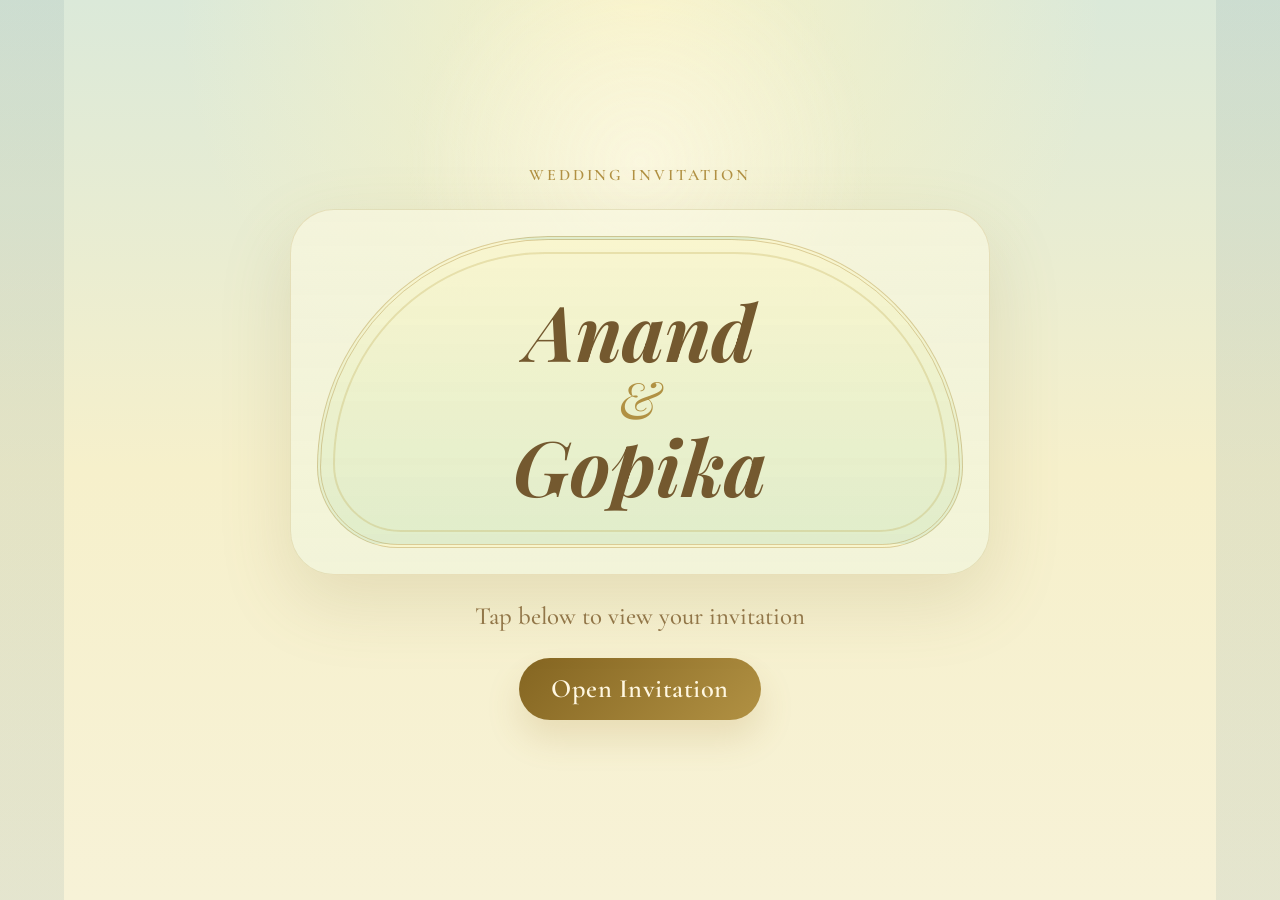
<file: index.html>
<!doctype html>
<html lang="en">
  <head>
    <meta charset="utf-8">
    <meta name="viewport" content="width=device-width, initial-scale=1">
    <meta
      name="description"
      content="Opening envelope experience for the wedding invitation of Dr. Anand and Dr. Gopika."
    >
    <meta property="og:title" content="Anand weds Gopika">
    <meta name="twitter:title" content="Anand weds Gopika">
    <title>Anand weds Gopika</title>
    <link rel="preload" href="wedding.css" as="style">
    <link rel="prefetch" href="invitation.html?opened=1">
    <link rel="preconnect" href="https://fonts.googleapis.com">
    <link rel="preconnect" href="https://fonts.gstatic.com" crossorigin>
    <link
      href="https://fonts.googleapis.com/css2?family=Cormorant+Garamond:wght@400;500;600;700&family=Great+Vibes&family=Inter:wght@400;500;600&family=Playfair+Display:ital,wght@0,500;0,600;1,500;1,600&display=swap"
      rel="stylesheet"
    >
    <link rel="stylesheet" href="opener.css">
  </head>
  <body class="opener-body">
    <div class="petal-layer" aria-hidden="true" id="petalLayer"></div>
    <div class="backdrop-illustration" aria-hidden="true"></div>

    <main class="opener-main">
      <section class="opening-envelope-stage" id="home">
        <div class="opening-shell reveal">
          <p class="opener-title">Wedding Invitation</p>
          <div class="opener-names" aria-label="Anand and Gopika">
            <strong>Anand</strong>
            <em>&amp;</em>
            <strong>Gopika</strong>
          </div>

          <p class="opener-prompt">Tap below to view your invitation</p>
          <button type="button" class="primary-cta opener-button" id="openInvitationCta">
            Open Invitation
          </button>
        </div>
      </section>
    </main>

    <script src="script.js"></script>
  </body>
</html>
</file>
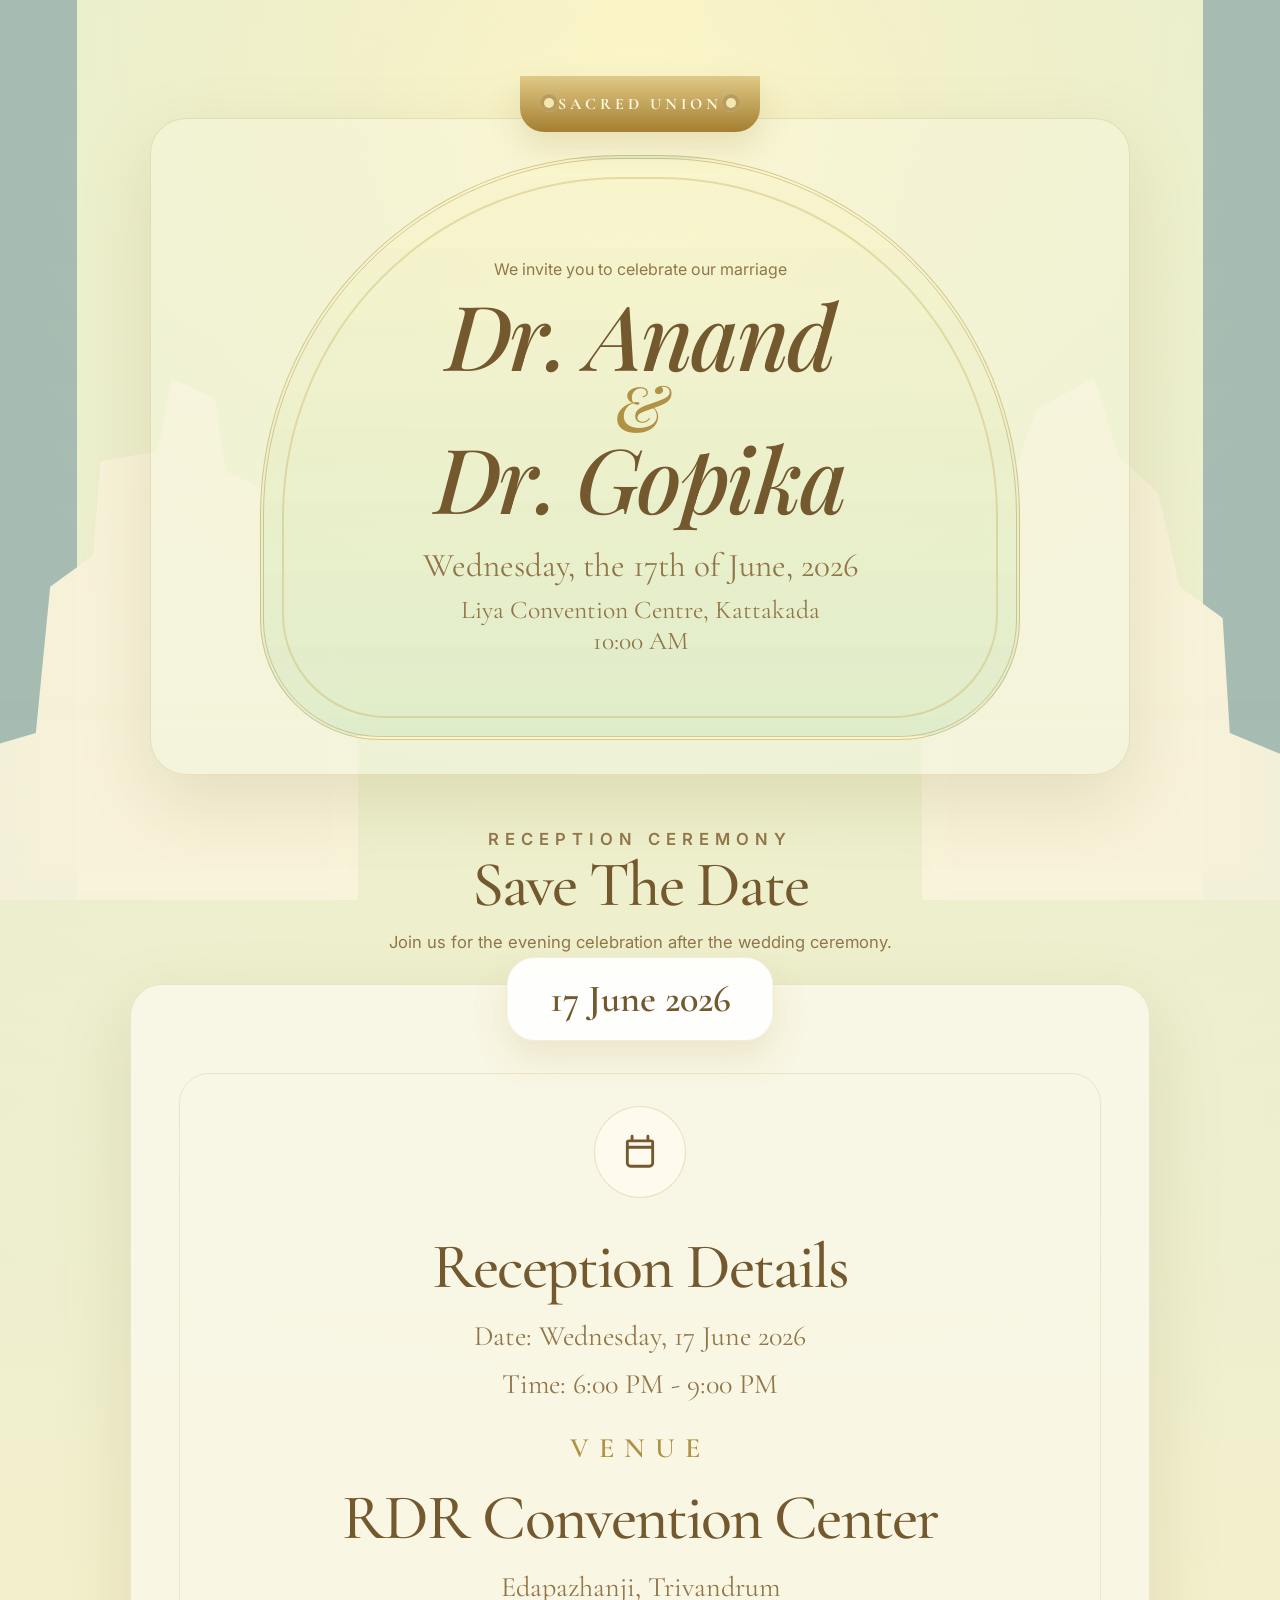
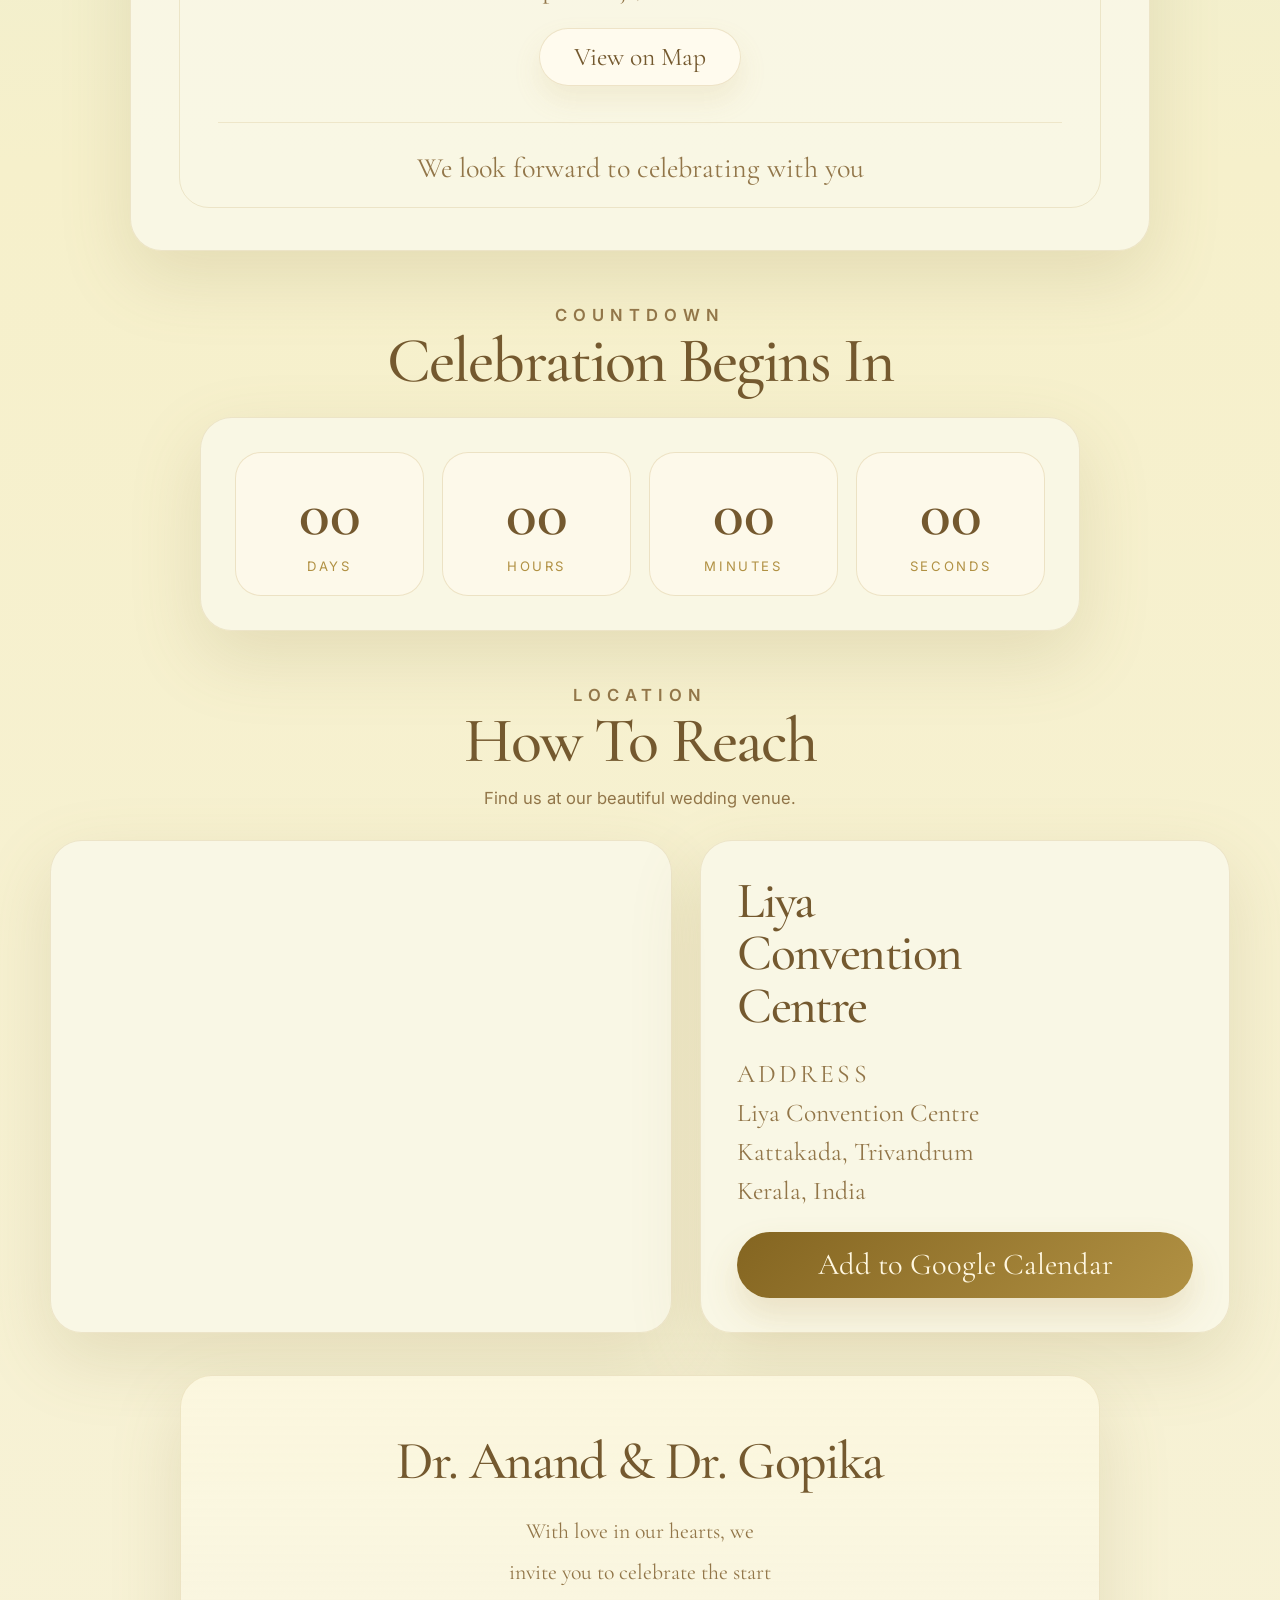
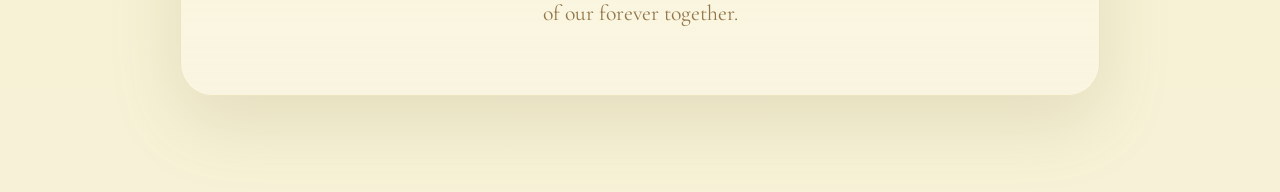
<file: invitation.html>
<!doctype html>
<html lang="en">
  <head>
    <meta charset="utf-8">
    <meta name="viewport" content="width=device-width, initial-scale=1">
    <meta
      name="description"
      content="Wedding invitation for Dr. Anand and Dr. Gopika with reception details, countdown, and venue information."
    >
    <meta property="og:title" content="Anand weds Gopika">
    <meta name="twitter:title" content="Anand weds Gopika">
    <title>Anand weds Gopika</title>
    <link rel="preconnect" href="https://fonts.googleapis.com">
    <link rel="preconnect" href="https://fonts.gstatic.com" crossorigin>
    <link
      href="https://fonts.googleapis.com/css2?family=Cormorant+Garamond:wght@400;500;600;700&family=Great+Vibes&family=Inter:wght@400;500;600&family=Playfair+Display:ital,wght@0,500;0,600;1,500;1,600&display=swap"
      rel="stylesheet"
    >
    <link rel="stylesheet" href="wedding.css">
  </head>
  <body class="invitation-body content-body">
    <div class="petal-layer" aria-hidden="true" id="petalLayer"></div>
    <div class="backdrop-illustration" aria-hidden="true"></div>

    <main class="content-main" id="top">
      <div class="experience-shell is-live">
        <section class="hero-card-stage reveal">
          <div class="ornament-bar">Sacred Union</div>
          <article class="hero-card">
            <div class="arched-card">
              <div class="arch-rings" aria-hidden="true"></div>
              <p class="invite-line">We invite you to celebrate our marriage</p>
              <h2>
                <span>Dr. Anand</span>
                <em>&amp;</em>
                <span>Dr. Gopika</span>
              </h2>
              <p class="hero-date">Wednesday, the 17th of June, 2026</p>
              <p class="hero-place">
                <span class="hero-place-line">Liya Convention Centre, Kattakada</span>
                <span class="hero-time-line">10:00 AM</span>
              </p>
            </div>
          </article>
        </section>

        <section class="reception-stage reveal" id="reception">
          <div class="section-head">
            <p class="eyebrow">Reception Ceremony</p>
            <h3>Save The Date</h3>
            <p>Join us for the evening celebration after the wedding ceremony.</p>
          </div>

          <article class="reception-card">
            <div class="reception-date-pill">17 June 2026</div>

            <div class="reception-inner">
              <div class="reception-icon" aria-hidden="true">
                <svg viewBox="0 0 24 24" role="presentation">
                  <path
                    d="M7 2v3M17 2v3M4 9h16M5 5h14a1 1 0 0 1 1 1v13a2 2 0 0 1-2 2H6a2 2 0 0 1-2-2V6a1 1 0 0 1 1-1Z"
                    fill="none"
                    stroke="currentColor"
                    stroke-linecap="round"
                    stroke-linejoin="round"
                    stroke-width="1.8"
                  />
                </svg>
              </div>

              <div class="reception-block">
                <h4>Reception Details</h4>
                <p>Date: Wednesday, 17 June 2026</p>
                <p>Time: 6:00 PM - 9:00 PM</p>
              </div>

              <div class="reception-block reception-venue">
                <p class="eyebrow">Venue</p>
                <h5>RDR Convention Center</h5>
                <p>Edapazhanji, Trivandrum</p>
                <a
                  class="reception-map-link"
                  href="https://maps.app.goo.gl/eyaeLrBUsDAbED596"
                  target="_blank"
                  rel="noopener noreferrer"
                >
                  View on Map
                </a>
              </div>

              <p class="reception-footer-copy">We look forward to celebrating with you</p>
            </div>
          </article>
        </section>

        <section class="countdown-stage reveal" id="countdown">
          <div class="section-head">
            <p class="eyebrow">Countdown</p>
            <h3>Celebration Begins In</h3>
          </div>

          <div class="countdown-panel">
            <div class="countdown-grid" id="countdownGrid" aria-live="polite">
              <div><strong>00</strong><span>Days</span></div>
              <div><strong>00</strong><span>Hours</span></div>
              <div><strong>00</strong><span>Minutes</span></div>
              <div><strong>00</strong><span>Seconds</span></div>
            </div>
          </div>
        </section>

        <section class="location-stage reveal" id="location">
          <div class="section-head">
            <p class="eyebrow">Location</p>
            <h3>How To Reach</h3>
            <p>Find us at our beautiful wedding venue.</p>
          </div>

          <div class="location-grid">
            <div class="map-card">
              <iframe
                title="Liya Convention Centre map"
                data-src="https://www.google.com/maps?q=Liya%20Convention%20Centre%20Kattakada&z=15&output=embed"
                loading="lazy"
                referrerpolicy="no-referrer-when-downgrade"
              ></iframe>
            </div>

            <article class="venue-card">
              <h4>Liya Convention Centre</h4>
              <div class="venue-copy">
                <p class="venue-label">Address</p>
                <p>Liya Convention Centre</p>
                <p>Kattakada, Trivandrum</p>
                <p>Kerala, India</p>
              </div>
              <a
                class="calendar-button"
                href="https://calendar.google.com/calendar/render?action=TEMPLATE&text=Dr.+Anand+%26+Dr.+Gopika+Wedding&dates=20260617T043000Z/20260617T073000Z&details=Join+us+for+the+wedding+celebration&location=Liya+Convention+Centre,+Kattakada,+Trivandrum"
                target="_blank"
                rel="noopener noreferrer"
              >
                Add to Google Calendar
              </a>
            </article>
          </div>
        </section>

        <footer class="closing-note reveal">
          <h4>Dr. Anand &amp; Dr. Gopika</h4>
          <p>With love in our hearts, we invite you to celebrate the start of our forever together.</p>
        </footer>
      </div>
    </main>

    <script src="script.js"></script>
  </body>
</html>
</file>
<file: wedding.css>
:root {
  --mint: #c7dfc9;
  --mint-soft: #d9ead8;
  --cream: #f8f1d9;
  --ivory: #f9f4e8;
  --gold: #b19143;
  --gold-soft: #d4b96d;
  --gold-deep: #846521;
  --ink: #74592f;
  --muted: #927649;
  --line: rgba(177, 145, 67, 0.24);
  --shadow: 0 26px 70px rgba(142, 125, 71, 0.18);
  --radius-xl: 36px;
  --radius-lg: 24px;
  --name-font: "Playfair Display", serif;
}

* {
  box-sizing: border-box;
}

html {
  scroll-behavior: smooth;
}

body {
  margin: 0;
  min-height: 100vh;
}

body.invitation-body {
  color: var(--ink);
  font-family: "Inter", sans-serif;
  background:
    radial-gradient(circle at top center, rgba(250, 243, 196, 0.92), transparent 42%),
    linear-gradient(180deg, var(--mint-soft) 0%, #f6f0cb 52%, #f7f2d7 100%);
  overflow-x: hidden;
}

body.opener-body {
  background:
    radial-gradient(circle at top center, rgba(249, 243, 211, 0.92), transparent 34%),
    linear-gradient(180deg, #dbe9d9 0%, #eef2d7 34%, #f7efd7 100%);
}

button,
a,
input,
textarea {
  font: inherit;
}

button {
  border: 0;
  cursor: pointer;
}

a {
  color: inherit;
  text-decoration: none;
}

iframe {
  border: 0;
}

.petal-layer,
.backdrop-illustration {
  position: fixed;
  inset: 0;
  pointer-events: none;
  z-index: 0;
}

.backdrop-illustration {
  opacity: 0.72;
  background:
    radial-gradient(circle at 50% 16%, rgba(255, 248, 202, 0.9), transparent 30%),
    linear-gradient(90deg, rgba(130, 161, 164, 0.9) 0 6%, transparent 6% 94%, rgba(130, 161, 164, 0.9) 94%),
    linear-gradient(180deg, transparent 0 78%, rgba(201, 189, 150, 0.55) 78% 80%, transparent 80%);
}

.backdrop-illustration::before,
.backdrop-illustration::after {
  content: "";
  position: absolute;
  bottom: 0;
  width: 28vw;
  min-width: 220px;
  height: 58vh;
  background: rgba(253, 246, 225, 0.92);
  filter: drop-shadow(0 0 18px rgba(245, 234, 188, 0.55));
}

.backdrop-illustration::before {
  left: 0;
  clip-path: polygon(0 100%, 0 70%, 10% 68%, 14% 40%, 26% 34%, 28% 16%, 44% 14%, 48% 0, 60% 4%, 63% 18%, 76% 22%, 78% 40%, 90% 50%, 100% 56%, 100% 100%);
}

.backdrop-illustration::after {
  right: 0;
  clip-path: polygon(0 64%, 12% 52%, 20% 42%, 18% 26%, 26% 18%, 32% 6%, 48% 0, 55% 15%, 66% 22%, 72% 40%, 84% 46%, 86% 68%, 100% 72%, 100% 100%, 0 100%);
}

body.opener-body .backdrop-illustration,
body.opener-body .backdrop-illustration::before,
body.opener-body .backdrop-illustration::after {
  display: none;
}

.petal {
  position: absolute;
  top: -8%;
  width: 18px;
  height: 26px;
  border-radius: 70% 0 70% 0;
  background: linear-gradient(180deg, rgba(255, 239, 197, 0.9), rgba(212, 185, 109, 0.55));
  box-shadow: 0 0 14px rgba(212, 185, 109, 0.2);
  animation: petal-fall linear infinite;
}

.opener-main,
.content-main {
  position: relative;
  z-index: 1;
}

.opening-envelope-stage,
.experience-shell {
  width: min(1280px, calc(100% - 32px));
  margin: 0 auto;
}

.opening-envelope-stage {
  min-height: 100vh;
  display: grid;
  place-items: center;
  padding: 48px 0 72px;
}

.opening-shell {
  display: grid;
  gap: 22px;
  justify-items: center;
  text-align: center;
  width: min(100%, 760px);
}

.eyebrow {
  margin: 0;
  color: var(--gold);
  font-size: 0.85rem;
  font-weight: 600;
  letter-spacing: 0.36em;
  text-transform: uppercase;
}

.section-head p,
.invite-line,
.hero-date,
.hero-place,
.countdown-note,
.venue-copy p,
.closing-note p,
.closing-note span,
.reception-block p,
.reception-footer-copy {
  color: var(--muted);
}

.primary-cta,
.calendar-button,
.reception-map-link {
  display: inline-flex;
  align-items: center;
  justify-content: center;
}

.primary-cta {
  border-radius: 999px;
  color: #fff7e0;
  background: linear-gradient(135deg, var(--gold-deep), var(--gold));
  box-shadow: 0 18px 34px rgba(164, 129, 50, 0.18);
}

.envelope-scene {
  position: relative;
  width: min(100%, 680px);
  padding: 8px 0 0;
  background: transparent;
}

.envelope-shadow {
  position: absolute;
  left: 50%;
  bottom: 10px;
  width: 60%;
  height: 42px;
  transform: translateX(-50%);
  border-radius: 999px;
  background: radial-gradient(circle, rgba(117, 104, 62, 0.22), transparent 72%);
  transition: transform 1.4s ease, opacity 1.4s ease;
}

.envelope {
  position: relative;
  width: min(100%, 760px);
  height: 470px;
  margin: 0 auto;
  perspective: 1800px;
}

.opener-envelope-card {
  position: relative;
  display: block;
  width: min(100%, 560px);
  margin: 0 auto;
  padding: 0 18px 34px;
}

.envelope-compact {
  width: 100%;
  height: 470px;
}

.envelope-letter,
.envelope-pocket,
.envelope-lid {
  position: absolute;
  inset: 0;
  border-radius: 30px;
}

.envelope-letter {
  inset: 18px 118px 114px;
  display: grid;
  place-items: center;
  padding: 0;
  background: linear-gradient(180deg, rgba(255, 254, 249, 0.96), rgba(249, 244, 231, 0.95));
  border: 1px solid rgba(177, 145, 67, 0.28);
  box-shadow: 0 18px 36px rgba(176, 153, 98, 0.18);
  transition:
    transform 1.6s cubic-bezier(0.2, 0.8, 0.2, 1),
    opacity 1.4s ease,
    filter 1.4s ease;
  z-index: 2;
}

.letter-frame {
  width: 100%;
  height: 100%;
  display: grid;
  place-items: center;
  text-align: center;
  padding: 26px 24px 32px;
  border-radius: 18px;
  border: 1px solid rgba(210, 192, 125, 0.4);
  background:
    radial-gradient(circle at 50% 0, rgba(255, 248, 223, 0.7), transparent 36%),
    linear-gradient(180deg, rgba(255, 255, 255, 0.95), rgba(250, 246, 238, 0.92));
}

.eyebrow-compact {
  font-size: 0.72rem;
  letter-spacing: 0.22em;
}

.letter-copy {
  display: grid;
  gap: 8px;
}

.letter-copy strong,
.hero-card h2 span,
.hero-card h2 em {
  font-family: var(--name-font);
  font-weight: 500;
  font-style: italic;
  color: var(--ink);
}

.letter-copy strong {
  font-size: clamp(3.6rem, 7vw, 5.2rem);
  line-height: 0.88;
}

.letter-copy em,
.hero-card h2 em {
  font-style: italic;
  font-size: clamp(2.9rem, 5vw, 4.2rem);
  color: var(--gold);
}

.envelope-lid {
  transform-origin: top center;
  background:
    linear-gradient(180deg, rgba(255, 250, 241, 0.98), rgba(240, 229, 208, 0.95));
  border: 2px solid rgba(203, 180, 119, 0.48);
  clip-path: polygon(0 0, 100% 0, 50% 78%);
  box-shadow: 0 18px 34px rgba(150, 123, 48, 0.14);
  transition: transform 1.25s cubic-bezier(0.19, 1, 0.22, 1);
  z-index: 4;
}

.envelope-lid-compact {
  inset: 22px 28px auto;
  height: 182px;
  border-radius: 28px 28px 0 0;
}

.envelope-pocket {
  inset: auto 28px 18px;
  height: 214px;
  background:
    linear-gradient(180deg, rgba(249, 244, 232, 0.98), rgba(240, 229, 205, 0.98));
  border: 2px solid rgba(203, 180, 119, 0.48);
  box-shadow: var(--shadow);
  overflow: hidden;
  z-index: 3;
}

.envelope-pocket::before,
.envelope-pocket::after {
  content: "";
  position: absolute;
  bottom: 0;
  width: 50%;
  height: 100%;
  background: linear-gradient(180deg, rgba(250, 245, 234, 0.98), rgba(235, 223, 196, 0.96));
}

.envelope-pocket::before {
  left: 0;
  clip-path: polygon(0 0, 100% 100%, 0 100%);
}

.envelope-pocket::after {
  right: 0;
  clip-path: polygon(100% 0, 100% 100%, 0 100%);
}

.envelope-pocket-inner {
  position: absolute;
  left: 50%;
  bottom: 72px;
  z-index: 3;
  width: 64%;
  height: 18px;
  transform: translateX(-50%);
  border-radius: 999px;
  background: linear-gradient(180deg, rgba(231, 220, 188, 0.9), rgba(247, 239, 220, 0.4));
  opacity: 0.32;
}

.amp-badge {
  position: absolute;
  left: 50%;
  bottom: 66px;
  z-index: 5;
  width: 82px;
  height: 82px;
  display: grid;
  place-items: center;
  transform: translateX(-50%);
  border-radius: 50%;
  background: linear-gradient(180deg, #a7d0db, #89b9c8);
  color: #9b7445;
  font-family: var(--name-font);
  font-size: 2.8rem;
  font-style: italic;
  box-shadow: 0 10px 24px rgba(74, 122, 143, 0.16);
  transition: transform 0.7s ease, opacity 0.7s ease;
}

.opener-floral {
  position: absolute;
  width: 26px;
  height: 26px;
  border-radius: 50%;
  opacity: 0.92;
  background:
    radial-gradient(circle at 50% 50%, #dcb64e 0 18%, transparent 20%),
    radial-gradient(circle at 50% 4px, #fff 0 18%, transparent 20%),
    radial-gradient(circle at calc(100% - 4px) 50%, #e6bf50 0 18%, transparent 20%),
    radial-gradient(circle at 50% calc(100% - 4px), #c98f76 0 18%, transparent 20%),
    radial-gradient(circle at 4px 50%, #fff 0 18%, transparent 20%);
  animation: floral-float 5.2s ease-in-out infinite;
}

.opener-floral-one {
  top: 58px;
  left: 34px;
}

.opener-floral-two {
  right: 36px;
  bottom: 150px;
  animation-delay: 0.8s;
}

.opener-floral-three {
  top: 146px;
  right: 42px;
  animation-delay: 1.6s;
}

.opener-prompt {
  margin: 2px 0 0;
  font-size: 1.3rem;
  font-weight: 600;
}

.opener-button {
  min-width: 236px;
  min-height: 62px;
  padding: 0 32px;
  border-radius: 18px;
  color: #fffaf4;
  font-size: 1.42rem;
  font-weight: 700;
  background: linear-gradient(180deg, #ddb194, #d99b79);
  box-shadow: 0 20px 50px rgba(192, 141, 111, 0.22);
}

body.invitation-opening .envelope-lid {
  transform: rotateX(178deg);
}

body.invitation-opening .envelope-letter {
  transform: translateY(-118px) scale(1.01);
  filter: drop-shadow(0 18px 26px rgba(130, 104, 35, 0.12));
}

body.invitation-opening .amp-badge {
  opacity: 0;
  transform: translateX(-50%) translateY(-12px) scale(0.72);
}

body.invitation-opening .envelope-shadow {
  transform: translateX(-50%) scale(0.86);
  opacity: 0.45;
}

.experience-shell {
  position: relative;
  z-index: 1;
  width: min(1180px, calc(100% - 32px));
  margin: 0 auto;
  padding: 38px 0 96px;
}

.is-live {
  opacity: 1;
  filter: none;
  transform: none;
}

.hero-card-stage,
.reception-stage,
.countdown-stage,
.location-stage,
.closing-note {
  padding-top: 38px;
}

.ornament-bar {
  position: relative;
  width: 240px;
  height: 56px;
  margin: 0 auto -14px;
  border-radius: 0 0 24px 24px;
  display: grid;
  place-items: center;
  background: linear-gradient(180deg, #e0c987, #a47f31);
  box-shadow: 0 14px 32px rgba(145, 119, 49, 0.18);
  color: #fff7df;
  font-family: "Cormorant Garamond", serif;
  font-size: 1rem;
  font-weight: 700;
  letter-spacing: 0.24em;
  text-transform: uppercase;
  z-index: 2;
}

.ornament-bar::before,
.ornament-bar::after {
  content: "";
  position: absolute;
  top: 18px;
  width: 18px;
  height: 18px;
  border-radius: 999px;
  background: #f4e6b1;
  box-shadow: inset 0 0 0 4px rgba(143, 108, 38, 0.6);
}

.ornament-bar::before {
  left: 20px;
}

.ornament-bar::after {
  right: 20px;
}

.hero-card {
  max-width: 980px;
  margin: 0 auto;
  padding: 36px 22px 34px;
  border-radius: var(--radius-xl);
  background: linear-gradient(180deg, rgba(248, 247, 224, 0.45), rgba(239, 246, 224, 0.45));
  border: 1px solid rgba(177, 145, 67, 0.22);
  box-shadow: var(--shadow);
  text-align: center;
}

.arched-card {
  position: relative;
  max-width: 760px;
  margin: 0 auto;
  padding: 84px 50px 80px;
  border-radius: 360px 360px 120px 120px;
  background: linear-gradient(180deg, rgba(249, 245, 204, 0.86), rgba(222, 235, 201, 0.92));
  border: 4px double rgba(177, 145, 67, 0.45);
  overflow: hidden;
}

.arch-rings {
  position: absolute;
  inset: 18px;
  border-radius: 340px 340px 104px 104px;
  border: 2px solid rgba(196, 176, 95, 0.38);
}

.hero-card h2,
.section-head h3,
.venue-card h4,
.closing-note h4,
.reception-block h4,
.reception-block h5 {
  margin: 0;
  font-family: "Cormorant Garamond", serif;
  font-weight: 500;
  letter-spacing: -0.03em;
}

.hero-card h2 {
  display: grid;
  gap: 4px;
  margin-top: 12px;
  font-size: clamp(3.6rem, 7vw, 7.4rem);
  line-height: 0.88;
}

.hero-date {
  margin: 28px 0 8px;
  font-family: "Cormorant Garamond", serif;
  font-size: clamp(1.5rem, 2.6vw, 2.3rem);
}

.hero-place {
  margin: 0;
  font-family: "Cormorant Garamond", serif;
  font-size: clamp(1.25rem, 2vw, 1.95rem);
}

.hero-place-line {
  white-space: nowrap;
}

.hero-time-line {
  display: block;
}

.section-head {
  max-width: 760px;
  margin: 0 auto 26px;
  text-align: center;
}

.section-head h3 {
  font-size: clamp(2.8rem, 5vw, 4.6rem);
  line-height: 0.95;
}

.section-head p {
  margin-top: 12px;
  font-size: 1.04rem;
  line-height: 1.8;
}

.reception-card,
.countdown-panel,
.venue-card,
.closing-note,
.map-card {
  border-radius: 32px;
  border: 1px solid rgba(177, 145, 67, 0.18);
  background: rgba(250, 247, 232, 0.88);
  box-shadow: var(--shadow);
}

.reception-card {
  position: relative;
  max-width: 1020px;
  margin: 0 auto;
  padding: 88px 48px 42px;
}

.reception-date-pill {
  position: absolute;
  top: -28px;
  left: 50%;
  transform: translateX(-50%);
  padding: 18px 42px;
  border-radius: 28px;
  border: 1px solid rgba(177, 145, 67, 0.16);
  background: rgba(255, 255, 255, 0.92);
  box-shadow: 0 16px 34px rgba(179, 154, 78, 0.18);
  font-family: "Cormorant Garamond", serif;
  font-size: clamp(1.8rem, 3vw, 3rem);
  font-weight: 600;
}

.reception-inner {
  display: grid;
  gap: 30px;
  padding: 46px 38px 22px;
  border-radius: 30px;
  border: 1px solid rgba(177, 145, 67, 0.18);
}

.reception-icon {
  width: 92px;
  height: 92px;
  margin: -14px auto 0;
  display: grid;
  place-items: center;
  border-radius: 50%;
  border: 1px solid rgba(177, 145, 67, 0.26);
  color: var(--ink);
  background: rgba(255, 251, 239, 0.86);
}

.reception-icon svg {
  width: 38px;
  height: 38px;
}

.reception-block {
  display: grid;
  gap: 14px;
  justify-items: center;
  text-align: center;
}

.reception-block h4 {
  font-size: clamp(2.8rem, 5vw, 4.6rem);
}

.reception-block h5 {
  font-size: clamp(2.6rem, 5vw, 4rem);
}

.reception-block p {
  margin: 0;
  font-family: "Cormorant Garamond", serif;
  font-size: clamp(1.35rem, 2.2vw, 2rem);
}

.reception-venue .eyebrow {
  color: var(--gold);
}

.reception-map-link {
  min-height: 58px;
  margin-top: 10px;
  padding: 0 34px;
  border-radius: 999px;
  border: 1px solid rgba(177, 145, 67, 0.22);
  background: rgba(255, 251, 239, 0.9);
  box-shadow: 0 14px 28px rgba(188, 166, 101, 0.14);
  font-family: "Cormorant Garamond", serif;
  font-size: 1.6rem;
}

.reception-footer-copy {
  margin: 6px 0 0;
  padding-top: 28px;
  border-top: 1px solid rgba(177, 145, 67, 0.16);
  text-align: center;
  font-family: "Cormorant Garamond", serif;
  font-size: clamp(1.5rem, 2.2vw, 2.1rem);
}

.countdown-panel {
  max-width: 880px;
  margin: 0 auto;
  padding: 34px;
}

.countdown-grid {
  display: grid;
  grid-template-columns: repeat(4, minmax(0, 1fr));
  gap: 18px;
}

.countdown-grid div {
  min-height: 144px;
  padding: 18px 10px;
  display: grid;
  place-items: center;
  border-radius: 26px;
  border: 1px solid rgba(177, 145, 67, 0.22);
  background: rgba(255, 250, 236, 0.72);
}

.countdown-grid strong {
  font-family: "Cormorant Garamond", serif;
  font-size: clamp(2.6rem, 5vw, 4.1rem);
  font-weight: 600;
}

.countdown-grid span {
  color: var(--gold);
  font-size: 0.82rem;
  letter-spacing: 0.2em;
  text-transform: uppercase;
}

.countdown-note {
  width: fit-content;
  margin: 26px auto 0;
  padding: 18px 38px;
  border-radius: 999px;
  font-family: "Cormorant Garamond", serif;
  font-size: clamp(1.3rem, 2vw, 1.9rem);
  background: rgba(255, 255, 255, 0.9);
  border: 1px solid rgba(177, 145, 67, 0.2);
}

.location-grid {
  display: grid;
  grid-template-columns: minmax(0, 1.08fr) minmax(320px, 0.92fr);
  gap: 28px;
  align-items: stretch;
}

.map-card {
  overflow: hidden;
  min-height: 420px;
}

.map-card iframe {
  display: block;
  width: 100%;
  height: 420px;
  filter: sepia(0.2) saturate(0.72) hue-rotate(-12deg);
}

.venue-card {
  display: grid;
  align-content: start;
  gap: 18px;
  padding: 34px 36px;
  text-align: left;
}

.venue-card h4 {
  font-size: clamp(2.2rem, 4vw, 3.6rem);
  line-height: 1.02;
  white-space: normal;
  max-width: 12ch;
}

.venue-copy p {
  margin: 8px 0;
  font-family: "Cormorant Garamond", serif;
  font-size: clamp(1.2rem, 2vw, 1.8rem);
}

.venue-label {
  color: var(--gold);
  letter-spacing: 0.12em;
  text-transform: uppercase;
}

.calendar-button {
  min-height: 66px;
  width: 100%;
  padding: 0 26px;
  border-radius: 999px;
  color: #fff7e0;
  background: linear-gradient(135deg, var(--gold-deep), var(--gold));
  box-shadow: 0 18px 34px rgba(164, 129, 50, 0.18);
  font-family: "Cormorant Garamond", serif;
  font-size: 1.9rem;
}

.closing-note {
  max-width: 920px;
  margin: 42px auto 0;
  padding: 52px 24px 60px;
  text-align: center;
  background:
    linear-gradient(180deg, rgba(250, 245, 214, 0.72), rgba(248, 243, 221, 0.86)),
    rgba(255, 255, 255, 0.72);
}

.closing-note h4 {
  font-size: clamp(2.3rem, 4.2vw, 4rem);
  margin-bottom: 18px;
  white-space: nowrap;
}

.closing-note p {
  margin: 0;
  font-family: "Cormorant Garamond", serif;
  max-width: 28ch;
  margin-inline: auto;
  font-size: clamp(1.15rem, 1.7vw, 1.55rem);
  line-height: 1.9;
}

.reveal {
  opacity: 1;
  transform: none;
}

.motion-ready .reveal {
  opacity: 0;
  transform: translateY(30px);
  transition: opacity 700ms ease, transform 700ms ease;
}

.motion-ready .reveal.is-visible {
  opacity: 1;
  transform: translateY(0);
}

@keyframes petal-fall {
  0% {
    transform: translate3d(0, -10vh, 0) rotate(0deg);
  }

  100% {
    transform: translate3d(90px, 110vh, 0) rotate(320deg);
  }
}

@keyframes floral-float {
  0%,
  100% {
    transform: translateY(0) rotate(0deg);
  }

  50% {
    transform: translateY(-8px) rotate(8deg);
  }
}

@media (max-width: 980px) {
  .opening-envelope-stage,
  .experience-shell {
    width: min(100% - 24px, 1280px);
  }

  .location-grid {
    grid-template-columns: 1fr;
    gap: 18px;
  }

  .countdown-grid {
    grid-template-columns: 1fr 1fr;
  }

  .reception-card {
    padding: 76px 24px 30px;
  }

  .reception-inner {
    padding: 40px 22px 18px;
  }
}

@media (max-width: 720px) {
  .hero-card-stage {
    padding-top: 24px;
  }

  .ornament-bar {
    width: min(100%, 292px);
    height: 52px;
    margin: 0 auto -8px;
    font-size: 0.78rem;
    letter-spacing: 0.18em;
  }

  .ornament-bar::before,
  .ornament-bar::after {
    top: 17px;
    width: 14px;
    height: 14px;
  }

  .ornament-bar::before {
    left: 16px;
  }

  .ornament-bar::after {
    right: 16px;
  }

  .section-head h3,
  .reception-block h4 {
    font-size: clamp(2.6rem, 13vw, 4.1rem);
  }

  .opener-envelope-card {
    width: min(100%, 400px);
  }

  .envelope-compact {
    height: 388px;
  }

  .envelope-letter {
    inset: 18px 72px 96px;
  }

  .letter-copy strong {
    font-size: clamp(2.8rem, 12vw, 4rem);
  }

  .letter-copy em {
    font-size: clamp(2.2rem, 10vw, 3.2rem);
  }

  .envelope-lid-compact {
    inset: 16px 18px auto;
    height: 148px;
  }

  .envelope-pocket {
    inset: auto 18px 12px;
    height: 178px;
  }

  .amp-badge {
    width: 64px;
    height: 64px;
    bottom: 54px;
    font-size: 2.1rem;
  }

  .opener-prompt {
    font-size: 1.08rem;
  }

  .opener-button {
    min-width: 214px;
    font-size: 1.26rem;
  }

  .arched-card,
  .hero-card,
  .reception-card,
  .countdown-panel,
  .venue-card,
  .closing-note {
    padding-left: 18px;
    padding-right: 18px;
  }

  .hero-card {
    padding-top: 26px;
    padding-bottom: 26px;
  }

  .arched-card {
    padding: 56px 24px 48px;
    border-radius: 220px 220px 88px 88px;
  }

  .arch-rings {
    inset: 12px;
    border-radius: 206px 206px 74px 74px;
  }

  .invite-line {
    max-width: 16ch;
    margin: 0 auto;
    font-size: 0.95rem;
    line-height: 1.45;
  }

  .hero-card h2 {
    gap: 0;
    margin-top: 18px;
    font-size: clamp(3.15rem, 11vw, 4.2rem);
    line-height: 0.95;
  }

  .hero-date {
    margin: 22px 0 10px;
    font-size: clamp(1.08rem, 5vw, 1.5rem);
    line-height: 1.4;
  }

  .hero-place {
    max-width: 100%;
    margin: 0 auto;
    font-size: clamp(1rem, 4.7vw, 1.32rem);
    line-height: 1.45;
    text-align: center;
  }

  .hero-place-line {
    display: block;
    white-space: nowrap;
    text-align: center;
  }

  .hero-time-line {
    display: block;
    margin-top: 4px;
    text-align: center;
  }

  .location-stage .section-head {
    margin-bottom: 18px;
  }

  .map-card {
    min-height: 240px;
    border-radius: 24px;
  }

  .map-card iframe {
    height: 240px;
  }

  .venue-card {
    gap: 14px;
    padding: 24px 18px;
    border-radius: 24px;
  }

  .venue-card h4 {
    font-size: clamp(2rem, 9vw, 2.7rem);
    white-space: normal;
    max-width: none;
  }

  .venue-copy p {
    font-size: 1.18rem;
    line-height: 1.5;
  }

  .calendar-button {
    min-height: 58px;
    font-size: 1.45rem;
  }

  .closing-note h4 {
    font-size: clamp(1.9rem, 8vw, 2.6rem);
    white-space: normal;
  }

  .reception-date-pill {
    padding: 14px 28px;
    font-size: 1.6rem;
  }

  .reception-block p,
  .reception-footer-copy,
  .reception-map-link {
    font-size: 1.3rem;
  }
}

@media (prefers-reduced-motion: reduce) {
  html {
    scroll-behavior: auto;
  }

  *,
  *::before,
  *::after {
    animation: none !important;
    transition: none !important;
  }

  .reveal,
  .motion-ready .reveal,
  .motion-ready .reveal.is-visible {
    opacity: 1;
    transform: none;
  }
}

.opener-v2 {
  gap: 24px;
}

.envelope-v2 {
  position: relative;
  width: min(100%, 560px);
  height: 430px;
  padding: 0;
  border: 0;
  background: transparent;
}

.envelope-v2__shadow {
  position: absolute;
  left: 50%;
  bottom: 10px;
  width: 58%;
  height: 34px;
  transform: translateX(-50%);
  border-radius: 999px;
  background: radial-gradient(circle, rgba(122, 105, 57, 0.24), transparent 72%);
}

.envelope-v2__body,
.envelope-v2__letter,
.envelope-v2__flap,
.envelope-v2__front,
.envelope-v2__front-left,
.envelope-v2__front-right,
.envelope-v2__seal {
  position: absolute;
}

.envelope-v2__body {
  inset: 112px 42px 40px;
  border-radius: 22px;
  background: linear-gradient(180deg, #fbf3e3, #efdeb9);
  border: 2px solid rgba(189, 161, 93, 0.48);
  box-shadow: 0 22px 50px rgba(164, 138, 67, 0.18);
}

.envelope-v2__letter {
  left: 50%;
  top: 46px;
  width: 58%;
  height: 260px;
  transform: translateX(-50%);
  z-index: 2;
  transition: transform 1.2s cubic-bezier(0.2, 0.8, 0.2, 1);
}

.envelope-v2__paper {
  width: 100%;
  height: 100%;
  display: grid;
  align-content: start;
  justify-items: center;
  gap: 8px;
  padding: 24px 18px 16px;
  border-radius: 18px;
  background: linear-gradient(180deg, rgba(255, 255, 255, 0.98), rgba(248, 243, 233, 0.96));
  border: 1px solid rgba(201, 173, 98, 0.38);
  box-shadow: 0 14px 28px rgba(172, 146, 75, 0.16);
}

.envelope-v2__eyebrow {
  font-size: 0.74rem;
  font-weight: 600;
  letter-spacing: 0.24em;
  text-transform: uppercase;
  color: var(--gold);
}

.envelope-v2__name,
.envelope-v2__ampersand {
  font-family: var(--name-font);
  font-style: italic;
  line-height: 0.9;
}

.envelope-v2__name {
  font-size: clamp(3.3rem, 6vw, 4.8rem);
  color: var(--ink);
}

.envelope-v2__ampersand {
  font-size: clamp(2.5rem, 4vw, 3.5rem);
  color: var(--gold);
}

.envelope-v2__flap {
  left: 42px;
  right: 42px;
  top: 112px;
  height: 150px;
  z-index: 5;
  transform-origin: top center;
  clip-path: polygon(0 0, 100% 0, 50% 78%);
  background: linear-gradient(180deg, #fff8ec, #eadab8);
  border: 2px solid rgba(189, 161, 93, 0.48);
  transition: transform 1s cubic-bezier(0.19, 1, 0.22, 1);
}

.envelope-v2__front {
  left: 42px;
  right: 42px;
  bottom: 40px;
  height: 176px;
  z-index: 4;
  border-radius: 0 0 22px 22px;
  background: linear-gradient(180deg, #f7ecdc, #e8d4ab);
  border: 2px solid rgba(189, 161, 93, 0.48);
}

.envelope-v2__front-left,
.envelope-v2__front-right {
  bottom: 40px;
  width: calc(50% - 42px);
  height: 176px;
  z-index: 5;
  background: linear-gradient(180deg, #fcf3e4, #ead6ad);
}

.envelope-v2__front-left {
  left: 42px;
  clip-path: polygon(0 0, 100% 100%, 0 100%);
}

.envelope-v2__front-right {
  right: 42px;
  clip-path: polygon(100% 0, 100% 100%, 0 100%);
}

.envelope-v2__seal {
  left: 50%;
  bottom: 76px;
  z-index: 6;
  width: 74px;
  height: 74px;
  display: grid;
  place-items: center;
  transform: translateX(-50%);
  border-radius: 50%;
  background: linear-gradient(180deg, #a6cfdb, #8cb8c9);
  color: #9c7443;
  font-family: var(--name-font);
  font-size: 2.4rem;
  font-style: italic;
  box-shadow: 0 12px 24px rgba(99, 130, 142, 0.18);
  transition: opacity 0.4s ease, transform 0.4s ease;
}

body.invitation-opening .envelope-v2__letter {
  transform: translateX(-50%) translateY(-82px);
}

body.invitation-opening .envelope-v2__flap {
  transform: rotateX(180deg);
}

body.invitation-opening .envelope-v2__seal {
  opacity: 0.4;
  transform: translateX(-50%) scale(0.84);
}

body.invitation-opening .envelope-v2__shadow {
  transform: translateX(-50%) scale(0.92);
}

@media (max-width: 720px) {
  .envelope-v2 {
    height: 360px;
  }

  .envelope-v2__body {
    inset: 96px 18px 28px;
  }

  .envelope-v2__letter {
    top: 42px;
    width: 64%;
    height: 218px;
  }

  .envelope-v2__paper {
    padding: 20px 14px 12px;
  }

  .envelope-v2__name {
    font-size: clamp(2.8rem, 11vw, 3.9rem);
  }

  .envelope-v2__ampersand {
    font-size: clamp(2.1rem, 8vw, 2.9rem);
  }

  .envelope-v2__flap {
    left: 18px;
    right: 18px;
    top: 96px;
    height: 126px;
  }

  .envelope-v2__front {
    left: 18px;
    right: 18px;
    bottom: 28px;
    height: 144px;
  }

  .envelope-v2__front-left,
  .envelope-v2__front-right {
    bottom: 28px;
    width: calc(50% - 18px);
    height: 144px;
  }

  .envelope-v2__front-left {
    left: 18px;
  }

  .envelope-v2__front-right {
    right: 18px;
  }

  .envelope-v2__seal {
    bottom: 46px;
    width: 60px;
    height: 60px;
    font-size: 2rem;
  }
}
</file>
<file: opener.css>
:root {
  --mint: #c7dfc9;
  --mint-soft: #dbe9d9;
  --cream: #f7efd7;
  --ivory: #f9f4e8;
  --gold: #b19143;
  --gold-soft: #d4b96d;
  --gold-deep: #846521;
  --ink: #74592f;
  --muted: #927649;
  --line: rgba(177, 145, 67, 0.22);
  --shadow: 0 26px 70px rgba(142, 125, 71, 0.18);
  --name-font: "Playfair Display", serif;
}

* {
  box-sizing: border-box;
}

html {
  scroll-behavior: smooth;
}

body {
  margin: 0;
  min-height: 100vh;
  font-family: "Inter", sans-serif;
  color: var(--ink);
  background:
    radial-gradient(circle at top center, rgba(250, 243, 196, 0.92), transparent 42%),
    linear-gradient(180deg, var(--mint-soft) 0%, #f6f0cb 52%, #f7f2d7 100%);
  overflow-x: hidden;
}

button {
  font: inherit;
  border: 0;
  cursor: pointer;
}

.petal-layer,
.backdrop-illustration {
  position: fixed;
  inset: 0;
  pointer-events: none;
}

.backdrop-illustration {
  background:
    radial-gradient(circle at 50% 18%, rgba(255, 250, 232, 0.76), transparent 24%),
    linear-gradient(90deg, rgba(130, 161, 164, 0.18) 0 5%, transparent 5% 95%, rgba(130, 161, 164, 0.18) 95%);
  opacity: 0.88;
}

.petal {
  position: absolute;
  top: -8%;
  width: 18px;
  height: 26px;
  border-radius: 70% 0 70% 0;
  background: linear-gradient(180deg, rgba(255, 239, 197, 0.9), rgba(212, 185, 109, 0.55));
  box-shadow: 0 0 14px rgba(212, 185, 109, 0.2);
  animation: petal-fall linear infinite;
}

.opener-main {
  position: relative;
  z-index: 1;
}

.opening-envelope-stage {
  min-height: 100vh;
  display: grid;
  place-items: center;
  width: min(100% - 32px, 980px);
  margin: 0 auto;
  padding: 40px 0 56px;
}

.opening-shell {
  display: grid;
  justify-items: center;
  gap: 24px;
  width: min(100%, 840px);
  text-align: center;
  transition: transform 900ms ease, opacity 900ms ease, filter 900ms ease;
}

.opener-title {
  margin: 0;
  color: var(--gold);
  font-family: "Cormorant Garamond", serif;
  font-size: 1rem;
  font-weight: 600;
  letter-spacing: 0.18em;
  text-transform: uppercase;
  animation: opener-glow 4.2s ease-in-out infinite;
}

.opener-names {
  display: grid;
  gap: 10px;
  justify-items: center;
  width: min(100%, 700px);
  padding: 86px 40px 74px;
  margin-top: 0;
  border-radius: 44px;
  border: 1px solid var(--line);
  background: linear-gradient(180deg, rgba(248, 247, 224, 0.68), rgba(239, 246, 224, 0.62));
  box-shadow: var(--shadow);
  position: relative;
  animation: opener-float 5.6s ease-in-out infinite;
  transition: transform 900ms ease, box-shadow 900ms ease, opacity 900ms ease;
}

.opener-names::before {
  content: "";
  position: absolute;
  inset: 26px;
  border-radius: 320px 320px 112px 112px;
  border: 4px double rgba(177, 145, 67, 0.42);
  background: linear-gradient(180deg, rgba(249, 245, 204, 0.84), rgba(222, 235, 201, 0.9));
  z-index: 0;
}

.opener-names::after {
  content: "";
  position: absolute;
  inset: 42px;
  border-radius: 300px 300px 96px 96px;
  border: 2px solid rgba(196, 176, 95, 0.32);
  z-index: 0;
}

.opener-names strong,
.opener-names em {
  font-family: var(--name-font);
  font-style: italic;
  line-height: 0.9;
  position: relative;
  z-index: 1;
}

.opener-names strong {
  font-size: clamp(3.3rem, 6vw, 5rem);
  color: var(--ink);
}

.opener-names em {
  font-size: clamp(2.5rem, 4vw, 3.5rem);
  color: var(--gold);
}

.opener-prompt {
  margin: 0;
  color: var(--muted);
  font-family: "Cormorant Garamond", serif;
  font-size: 1.55rem;
  font-weight: 500;
  line-height: 1.4;
  transition: opacity 700ms ease, transform 700ms ease;
}

.primary-cta {
  border-radius: 999px;
  color: #fff7e0;
  background: linear-gradient(135deg, var(--gold-deep), var(--gold));
  box-shadow: 0 18px 34px rgba(164, 129, 50, 0.18);
  transition: transform 250ms ease, box-shadow 250ms ease, opacity 700ms ease;
}

.opener-button {
  min-width: 236px;
  min-height: 62px;
  padding: 0 32px;
  font-family: "Cormorant Garamond", serif;
  font-size: 1.65rem;
  font-weight: 600;
  letter-spacing: 0.02em;
}

.opener-button:hover,
.opener-button:focus-visible {
  transform: translateY(-2px) scale(1.01);
  box-shadow: 0 24px 42px rgba(164, 129, 50, 0.24);
}

body.invitation-opening .opening-shell {
  transform: translateY(-18px) scale(0.985);
  opacity: 0;
  filter: blur(4px);
}

body.invitation-opening .opener-names {
  transform: translateY(-12px) scale(1.03);
  box-shadow: 0 30px 70px rgba(142, 125, 71, 0.24);
}

body.invitation-opening .opener-prompt,
body.invitation-opening .opener-button,
body.invitation-opening .opener-title {
  opacity: 0;
  transform: translateY(10px);
}

body.invitation-opening .envelope-lid {
  transform: none;
}

.reveal {
  opacity: 1;
  transform: none;
}

.motion-ready .reveal {
  opacity: 0;
  transform: translateY(30px);
  transition: opacity 700ms ease, transform 700ms ease;
}

.motion-ready .reveal.is-visible {
  opacity: 1;
  transform: translateY(0);
}

@keyframes petal-fall {
  0% {
    transform: translate3d(0, -10vh, 0) rotate(0deg);
  }

  100% {
    transform: translate3d(90px, 110vh, 0) rotate(320deg);
  }
}

@keyframes opener-float {
  0%,
  100% {
    transform: translateY(0);
  }

  50% {
    transform: translateY(-8px);
  }
}

@keyframes opener-glow {
  0%,
  100% {
    opacity: 0.88;
    text-shadow: 0 0 0 rgba(212, 185, 109, 0);
  }

  50% {
    opacity: 1;
    text-shadow: 0 0 18px rgba(212, 185, 109, 0.24);
  }
}

@media (max-width: 720px) {
  .opening-envelope-stage {
    width: min(100% - 20px, 980px);
    padding: 28px 0 44px;
  }

  .opener-title {
    font-size: 0.82rem;
    letter-spacing: 0.12em;
  }

  .opener-names {
    width: min(100%, 520px);
    padding: 66px 18px 52px;
  }

  .opener-names::before {
    inset: 14px;
    border-radius: 220px 220px 72px 72px;
  }

  .opener-names::after {
    inset: 24px;
    border-radius: 200px 200px 62px 62px;
  }

  .opener-names strong {
    font-size: clamp(2.8rem, 11vw, 3.9rem);
  }

  .opener-names em {
    font-size: clamp(2.1rem, 8vw, 2.9rem);
  }

  .opener-prompt {
    font-size: 1.18rem;
  }

  .opener-button {
    min-width: 214px;
    font-size: 1.36rem;
  }
}
</file>
